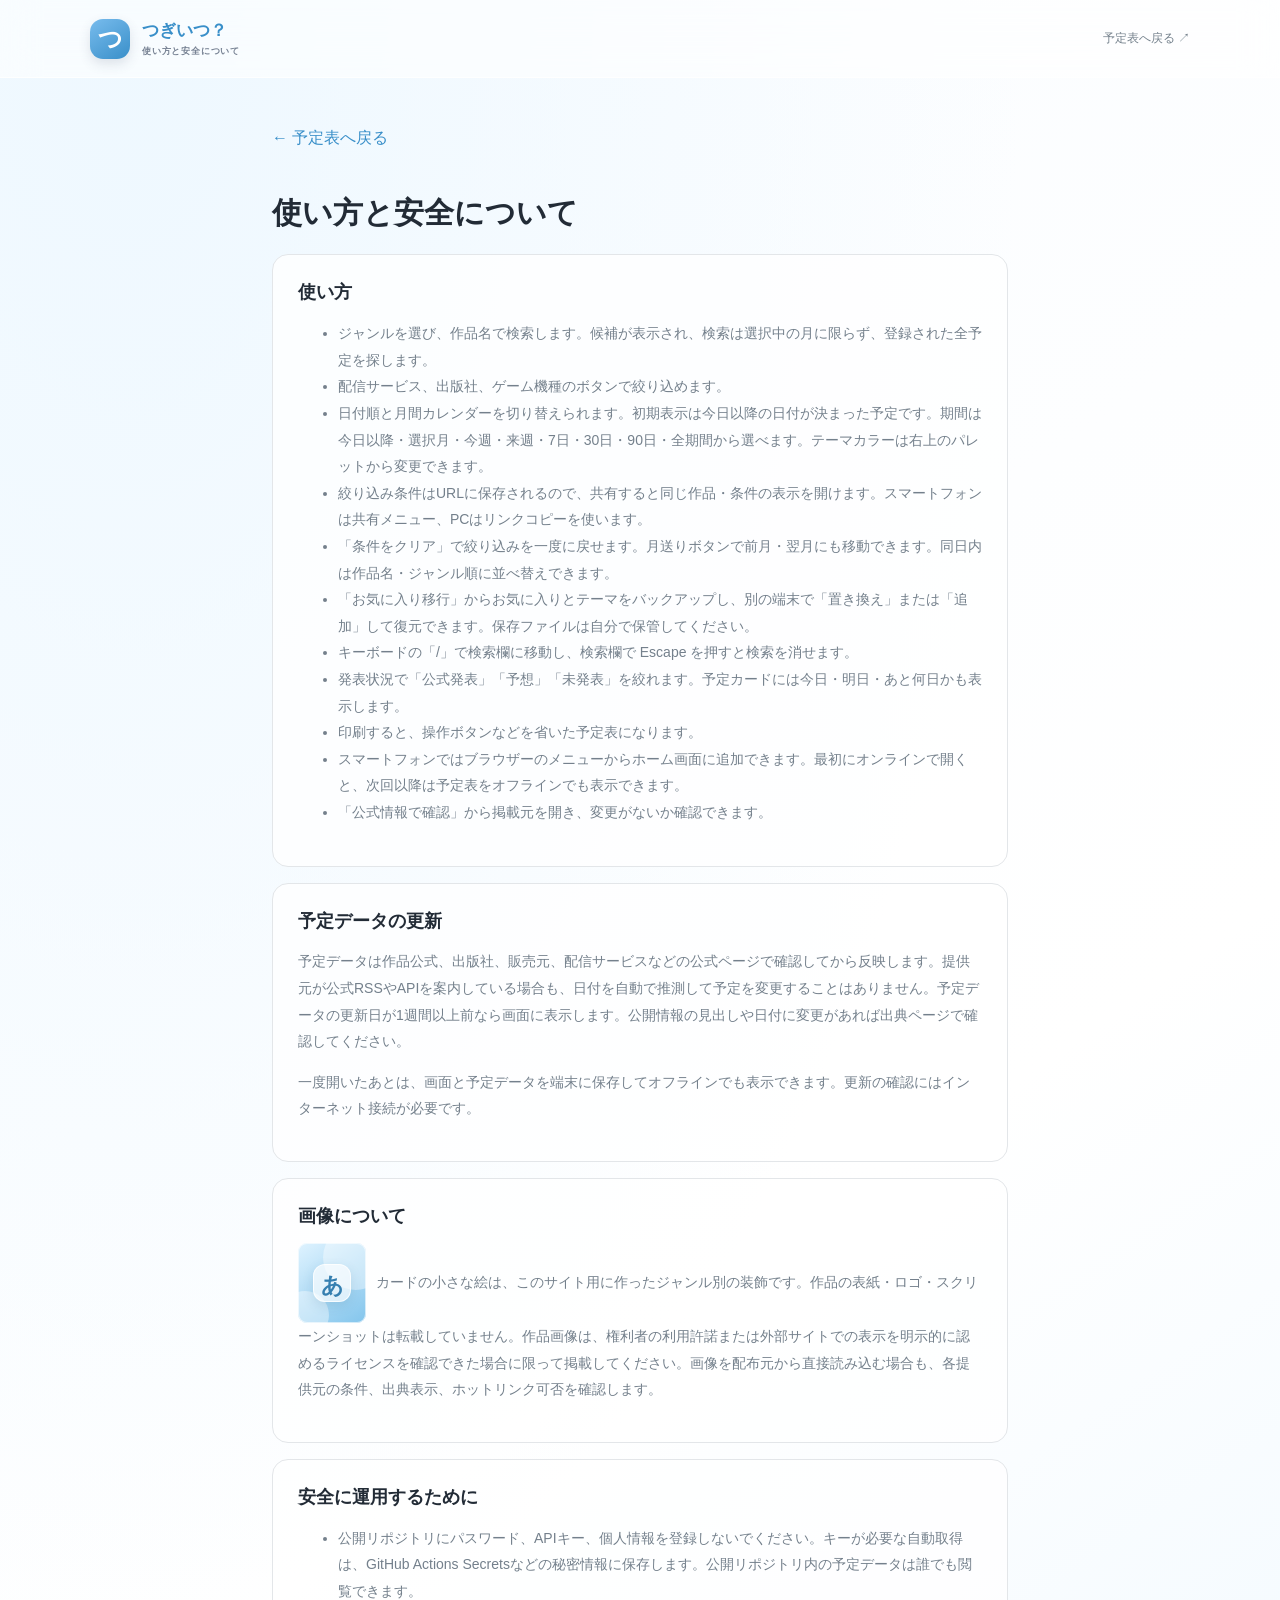
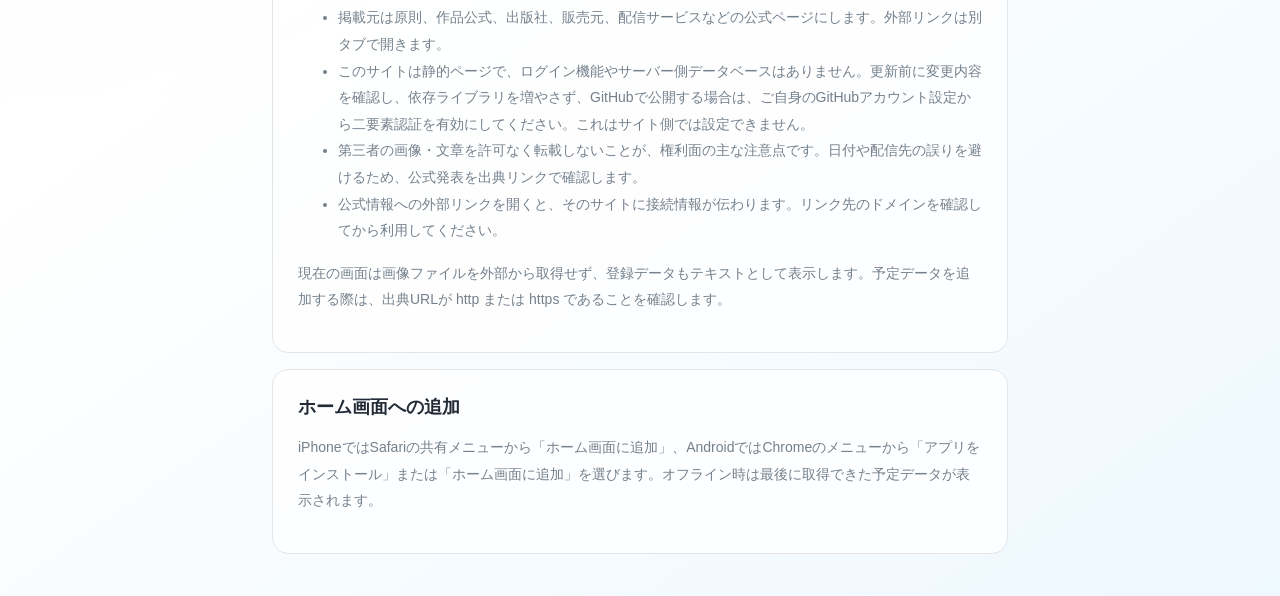
<file: help.html>
<!doctype html><html lang="ja"><head><meta charset="utf-8"><meta name="viewport" content="width=device-width,initial-scale=1"><meta name="theme-color" content="#f4faff"><title>使い方と安全について | つぎいつ？</title><link rel="stylesheet" href="styles.css?v=1.50.0h"><style>.help-page{max-width:780px;margin:42px auto;padding:0 22px}.help-page article{padding:25px;margin:16px 0;border:1px solid var(--line);border-radius:16px;background:rgba(255,255,255,.8)}.help-page h1{font-size:30px}.help-page h2{font-size:18px;margin-top:0}.help-page p,.help-page li{color:var(--muted);font-size:14px;line-height:1.9}.help-page a{color:var(--accent-strong)}.back{display:inline-block;margin:8px 0 24px;color:var(--accent-strong);text-decoration:none}.help-page .work-art{display:inline-grid;vertical-align:middle;margin-right:10px}</style></head><body><header class="site-header"><a class="brand" href="./"><span class="brand-icon">つ</span><span>つぎいつ？<small>使い方と安全について</small></span></a><a class="header-link" href="./">予定表へ戻る ↗</a></header><main class="help-page"><a class="back" href="./">← 予定表へ戻る</a><h1>使い方と安全について</h1><article><h2>使い方</h2><ul><li>ジャンルを選び、作品名で検索します。候補が表示され、検索は選択中の月に限らず、登録された全予定を探します。</li><li>配信サービス、出版社、ゲーム機種のボタンで絞り込めます。</li><li>日付順と月間カレンダーを切り替えられます。初期表示は今日以降の日付が決まった予定です。期間は今日以降・選択月・今週・来週・7日・30日・90日・全期間から選べます。テーマカラーは右上のパレットから変更できます。</li><li>絞り込み条件はURLに保存されるので、共有すると同じ作品・条件の表示を開けます。スマートフォンは共有メニュー、PCはリンクコピーを使います。</li><li>「条件をクリア」で絞り込みを一度に戻せます。月送りボタンで前月・翌月にも移動できます。同日内は作品名・ジャンル順に並べ替えできます。</li><li>「お気に入り移行」からお気に入りとテーマをバックアップし、別の端末で「置き換え」または「追加」して復元できます。保存ファイルは自分で保管してください。</li><li>キーボードの「/」で検索欄に移動し、検索欄で Escape を押すと検索を消せます。</li><li>発表状況で「公式発表」「予想」「未発表」を絞れます。予定カードには今日・明日・あと何日かも表示します。</li><li>印刷すると、操作ボタンなどを省いた予定表になります。</li><li>スマートフォンではブラウザーのメニューからホーム画面に追加できます。最初にオンラインで開くと、次回以降は予定表をオフラインでも表示できます。</li><li>「公式情報で確認」から掲載元を開き、変更がないか確認できます。</li></ul></article><article><h2>予定データの更新</h2><p>予定データは作品公式、出版社、販売元、配信サービスなどの公式ページで確認してから反映します。提供元が公式RSSやAPIを案内している場合も、日付を自動で推測して予定を変更することはありません。予定データの更新日が1週間以上前なら画面に表示します。公開情報の見出しや日付に変更があれば出典ページで確認してください。</p><p>一度開いたあとは、画面と予定データを端末に保存してオフラインでも表示できます。更新の確認にはインターネット接続が必要です。</p></article><article><h2>画像について</h2><p><span class="work-art art-anime" aria-hidden="true"><span class="art-mark">あ</span></span>カードの小さな絵は、このサイト用に作ったジャンル別の装飾です。作品の表紙・ロゴ・スクリーンショットは転載していません。作品画像は、権利者の利用許諾または外部サイトでの表示を明示的に認めるライセンスを確認できた場合に限って掲載してください。画像を配布元から直接読み込む場合も、各提供元の条件、出典表示、ホットリンク可否を確認します。</p></article><article><h2>安全に運用するために</h2><ul><li>公開リポジトリにパスワード、APIキー、個人情報を登録しないでください。キーが必要な自動取得は、GitHub Actions Secretsなどの秘密情報に保存します。公開リポジトリ内の予定データは誰でも閲覧できます。</li><li>掲載元は原則、作品公式、出版社、販売元、配信サービスなどの公式ページにします。外部リンクは別タブで開きます。</li><li>このサイトは静的ページで、ログイン機能やサーバー側データベースはありません。更新前に変更内容を確認し、依存ライブラリを増やさず、GitHubで公開する場合は、ご自身のGitHubアカウント設定から二要素認証を有効にしてください。これはサイト側では設定できません。</li><li>第三者の画像・文章を許可なく転載しないことが、権利面の主な注意点です。日付や配信先の誤りを避けるため、公式発表を出典リンクで確認します。</li><li>公式情報への外部リンクを開くと、そのサイトに接続情報が伝わります。リンク先のドメインを確認してから利用してください。</li></ul><p>現在の画面は画像ファイルを外部から取得せず、登録データもテキストとして表示します。予定データを追加する際は、出典URLが http または https であることを確認します。</p></article><article><h2>ホーム画面への追加</h2><p>iPhoneではSafariの共有メニューから「ホーム画面に追加」、AndroidではChromeのメニューから「アプリをインストール」または「ホーム画面に追加」を選びます。オフライン時は最後に取得できた予定データが表示されます。</p></article></main></body></html>
</file>
<file: styles.css>
:root{--ink:#202820;--muted:#747d72;--green:#245b42;--lime:#d9e8a8;--paper:#f7f6f1;--white:#fffefa;--line:#e4e5dc;--blue:#526da1;--orange:#ad643d}*{box-sizing:border-box}body{margin:0;background:var(--paper);color:var(--ink);font-family:'DM Sans','Noto Sans JP',sans-serif}button,input{font:inherit}button{cursor:pointer}.site-header{height:78px;padding:0 max(calc((100% - 1100px)/2),28px);display:flex;align-items:center;justify-content:space-between;border-bottom:1px solid var(--line);background:rgba(255,254,250,.8)}.brand{display:flex;align-items:center;gap:12px;color:var(--green);font-size:17px;font-weight:800;text-decoration:none}.brand-icon{width:40px;height:40px;border-radius:13px;display:grid;place-items:center;background:var(--green);color:var(--lime);font-size:24px}.brand small{display:block;font-size:9px;letter-spacing:.09em;color:#788276;font-weight:600;margin-top:3px}.header-link{color:var(--muted);font-size:12px;text-decoration:none}.header-link:hover,.source:hover{color:var(--green);text-decoration:underline}main{max-width:1100px;margin:auto;padding:0 26px}.intro{padding:56px 0 36px;max-width:750px}.eyebrow{font-size:10px;letter-spacing:.14em;color:var(--green);font-weight:800;margin:0 0 12px}.intro h1{font-size:clamp(27px,4vw,42px);line-height:1.45;letter-spacing:-.055em;margin:0}.intro h1 em{font-style:normal;color:var(--green)}.intro>p:last-child{color:var(--muted);font-size:14px;line-height:1.9;max-width:600px;margin:15px 0 0}.schedule{background:var(--white);border:1px solid var(--line);border-radius:20px;padding:24px 28px 30px;box-shadow:0 12px 40px #33412209}.toolbar{display:flex;align-items:center;justify-content:space-between;gap:20px;padding-bottom:17px;border-bottom:1px solid var(--line)}.tabs{display:flex;gap:7px}.tabs button,.filters button,.month-nav button{border:1px solid var(--line);border-radius:8px;background:white;color:#596157;padding:9px 14px;font-size:12px;font-weight:700;white-space:nowrap}.tabs button.active,.filters button.selected{background:var(--green);color:white;border-color:var(--green)}.search{display:flex;align-items:center;gap:9px;background:#f6f7f2;border:1px solid var(--line);border-radius:8px;padding:0 12px;width:260px}.search span{font-size:21px;color:#8d9688}.search input{border:0;outline:0;background:transparent;width:100%;min-width:0;padding:11px 0;font-size:12px}.filters{display:flex;align-items:center;gap:7px;overflow-x:auto;padding:13px 0 20px}.filters[hidden]{display:none}.filter-label{font-size:10px;color:var(--muted);font-weight:700;white-space:nowrap;margin-right:5px}.filters button{font-size:10px;padding:7px 11px}.calendar-head{display:flex;justify-content:space-between;align-items:end;margin:5px 0 15px}.calendar-head .eyebrow{margin-bottom:4px}.calendar-head h2,.list-heading h2{font-size:20px;letter-spacing:-.04em;margin:0}.month-nav{display:flex;gap:6px}.month-nav button{padding:7px 12px}.month-nav button:hover{background:#f2f4ed}.calendar-wrap{overflow-x:auto}.calendar{min-width:650px;display:grid;grid-template-columns:repeat(7,minmax(0,1fr));border-top:1px solid var(--line);border-left:1px solid var(--line)}.weekday{height:35px;display:grid;place-items:center;font-size:10px;font-weight:700;color:#7d8679;background:#f5f6f1;border-right:1px solid var(--line);border-bottom:1px solid var(--line)}.weekday.sun{color:#be725e}.weekday.sat{color:#617ea9}.day{min-height:103px;padding:7px;position:relative;border-right:1px solid var(--line);border-bottom:1px solid var(--line);background:#fffefa}.day.outside{background:#f9f9f6}.day-num{display:block;font-size:10px;color:#737d71;margin-bottom:6px}.outside .day-num{visibility:hidden}.calendar-event{display:block;border-radius:5px;border-left:3px solid var(--green);background:#eaf2e7;color:#2c4c37;font-size:9px;line-height:1.45;text-decoration:none;padding:5px 5px;margin:3px 0;overflow-wrap:anywhere}.calendar-event.estimate{border-color:#d28c45;background:#fbf0df;color:#815323}.calendar-event.pending{border-color:#9da49b;background:#f0f1ed;color:#687067}.no-month-events{grid-column:1/-1;margin:0;padding:25px;text-align:center;color:var(--muted);font-size:12px}.list-heading{display:flex;align-items:baseline;justify-content:space-between;margin:34px 0 12px}.list-heading p{font-size:11px;color:var(--muted);margin:0}.undated,.announcements{display:grid;grid-template-columns:repeat(2,minmax(0,1fr));gap:10px}.event-card{display:grid;grid-template-columns:85px minmax(0,1fr);gap:14px;padding:16px;border:1px solid var(--line);border-radius:12px;background:#fff}.event-date{font-size:15px;font-weight:800;color:var(--green);padding-top:4px}.event-body h3{margin:9px 0 1px;font-size:14px;line-height:1.5}.event-title{font-size:12px;font-weight:700;margin:0 0 5px;line-height:1.65}.event-detail{font-size:11px;color:var(--muted);line-height:1.75;margin:6px 0}.badges,.event-meta{display:flex;align-items:center;flex-wrap:wrap;gap:5px}.badge,.chip{display:inline-flex;border-radius:99px;padding:4px 8px;font-size:9px;font-weight:700;background:#f0f1ec;color:#5d665b}.badge.confirmed{background:#e9f1e7;color:#386047}.badge.estimate{background:#fcf0de;color:#946129}.badge.pending{background:#efefec;color:#697168}.badge.kind-anime{background:#eeeaf5;color:#675488}.badge.kind-manga{background:#e9edf6;color:#4e6590}.badge.kind-game{background:#f8eae0;color:#986039}.chip{font-weight:500}.basis{font-size:9px;color:#9a7449}.source{font-size:10px;color:var(--green);font-weight:700;text-decoration:none;display:inline-block;margin-top:10px}.empty{grid-column:1/-1;margin:0;padding:16px;border:1px dashed var(--line);border-radius:10px;color:var(--muted);font-size:12px}.news-heading{margin-top:32px}.announcements .event-card{background:#fbfbf7}.how{padding:34px 0 45px;max-width:760px}.how h2{font-size:17px;margin:0 0 14px}.legend{display:flex;gap:18px;flex-wrap:wrap}.legend span{display:flex;align-items:center;gap:7px;font-size:11px;color:#596157}.legend i{width:10px;height:10px;border-radius:3px;background:var(--green)}.legend i.estimate{background:#d28c45}.legend i.pending{background:#9da49b}.how p{font-size:11px;color:var(--muted);line-height:1.9;margin:13px 0 0}.how .fine-print{font-size:10px;color:#91988d}footer{border-top:1px solid var(--line);padding:22px max(calc((100% - 1100px)/2),28px);display:flex;justify-content:space-between;gap:12px;color:var(--muted);font-size:10px}footer span:first-child{font-weight:800;color:var(--green)}
@media(max-width:700px){.site-header{height:66px;padding:0 19px}.header-link{font-size:10px}main{padding:0 14px}.intro{padding:39px 5px 25px}.intro>p:last-child{font-size:12px}.schedule{padding:17px 13px 20px;border-radius:15px}.toolbar{align-items:stretch;flex-direction:column;gap:12px}.tabs{overflow:auto}.tabs button{padding:8px 12px}.search{width:100%}.filters{padding:12px 0 16px}.calendar-head h2{font-size:18px}.day{min-height:78px;padding:5px}.calendar-event{font-size:8px;padding:4px}.undated,.announcements{grid-template-columns:1fr}.event-card{grid-template-columns:74px minmax(0,1fr);gap:10px;padding:13px}.event-date{font-size:13px}.list-heading h2{font-size:17px}.list-heading p{font-size:10px}footer{padding:18px 18px;flex-wrap:wrap}}
.view-switch{display:flex;gap:4px;padding:4px;background:#f1f2ed;border-radius:10px}.view-switch button{border:0;background:transparent;border-radius:7px;padding:8px 12px;color:#687166;font-size:10px;font-weight:700;white-space:nowrap}.view-switch button.active{background:white;color:var(--green);box-shadow:0 1px 4px #17241514}.month-select{display:flex;align-items:center;gap:5px;overflow:hidden;padding:12px 0 18px;border-bottom:1px solid var(--line)}.month-select strong{font-size:12px;white-space:nowrap;padding:0 7px;color:var(--ink)}.year-step,.today-button,.month-options button{flex:0 0 auto;border:1px solid var(--line);background:#fff;border-radius:7px;color:#596157;font-size:11px;padding:7px 10px}.year-step{font-size:19px;line-height:13px;padding:6px 10px}.month-options{display:flex;gap:4px;overflow-x:auto;scrollbar-width:thin;margin:0 3px}.month-options button{border-color:transparent;background:transparent;padding:7px 9px}.month-options button:hover,.year-step:hover,.today-button:hover{background:#f2f4ed}.month-options button.active{background:var(--green);border-color:var(--green);color:white}.today-button{margin-left:auto}.calendar-head{margin-top:13px}.calendar-head h2{font-size:19px}.list-view[hidden],.calendar-wrap[hidden]{display:none}.date-list{padding-top:4px}.release-day{display:grid;grid-template-columns:105px minmax(0,1fr);gap:18px;padding:18px 0;border-bottom:1px solid var(--line)}.release-date{display:flex;align-items:baseline;gap:8px;padding:5px 0 0 5px;align-self:start;color:var(--green)}.release-date strong{font-size:27px;line-height:1;font-weight:700;letter-spacing:-.07em}.release-date span{font-size:10px;color:#7c857a}.release-rows{min-width:0}.event-card.list-event{display:block;border:0;border-radius:0;background:transparent;padding:4px 0 13px;margin:0 0 12px;border-bottom:1px solid #eff0eb}.event-card.list-event:last-child{border-bottom:0;margin-bottom:0;padding-bottom:0}.event-card.list-event .event-body h3{font-size:14px;margin:8px 0 2px}.event-card.list-event .event-title{font-size:12px}.event-card.list-event .event-detail{margin:5px 0;max-width:800px}.event-card.list-event .source{margin-top:7px}.list-heading{margin:28px 0 13px}.month-empty{margin-top:10px}.calendar-wrap{margin-top:16px}.calendar{border-radius:10px;overflow:hidden}.day{min-height:90px}.schedule .filter-label{letter-spacing:.02em}.filter-label::before{content:'⌄';color:var(--green);margin-right:5px}.source{transition:color .18s}.schedule{box-shadow:0 15px 45px #2532200a}.brand-icon{box-shadow:0 5px 12px #245b4225}.intro .eyebrow{letter-spacing:.17em}.intro h1{max-width:800px}.fine-print{border-top:1px solid var(--line);padding-top:12px}
@media(max-width:700px){.calendar-head{align-items:center;gap:8px}.calendar-head h2{font-size:16px}.view-switch button{padding:7px 8px;font-size:9px}.month-select{gap:3px}.month-select strong{padding:0 3px;font-size:11px}.month-options{gap:1px;margin:0}.month-options button{padding:7px 7px;font-size:10px}.today-button{padding:7px 8px}.release-day{grid-template-columns:66px minmax(0,1fr);gap:9px;padding:14px 0}.release-date{display:block;padding-left:2px}.release-date strong{display:block;font-size:25px}.release-date span{font-size:9px;white-space:nowrap;display:block;margin-top:5px}.list-heading{align-items:flex-start;gap:8px;flex-direction:column}.event-card.list-event .event-body h3{font-size:13px}}
:root{--accent:#78bced;--accent-strong:#398fc9;--accent-soft:#eaf6ff;--page-a:#eef8ff;--page-b:#f9fcff;--ink:#273744;--muted:#74899a;--green:var(--accent-strong);--lime:#fff;--paper:#f4faff;--line:rgba(143,187,218,.3);--white:rgba(255,255,255,.76)}
:root[data-theme="lavender"]{--accent:#b3a6ec;--accent-strong:#7966bf;--accent-soft:#f1edff;--page-a:#f5f2ff;--page-b:#fbfaff}
:root[data-theme="coral"]{--accent:#f2aa92;--accent-strong:#c8755e;--accent-soft:#fff0eb;--page-a:#fff5f1;--page-b:#fffdfb}
:root[data-theme="navy"]{--accent:#849dbb;--accent-strong:#4e6888;--accent-soft:#edf2f8;--page-a:#f1f5fa;--page-b:#fafcff}
body{background:radial-gradient(ellipse at 10% 0%,var(--page-a),transparent 55%),linear-gradient(145deg,var(--page-b),#fff 58%,var(--page-a));color:var(--ink)}.site-header{background:rgba(255,255,255,.58);border-color:rgba(255,255,255,.82);backdrop-filter:blur(18px);-webkit-backdrop-filter:blur(18px)}.brand{color:var(--accent-strong)}.brand-icon{background:linear-gradient(145deg,var(--accent),var(--accent-strong));color:#fff;box-shadow:0 7px 20px color-mix(in srgb,var(--accent) 30%,transparent)}.schedule{background:rgba(255,255,255,.72);border-color:rgba(255,255,255,.9);box-shadow:0 18px 54px color-mix(in srgb,var(--accent) 12%,transparent);backdrop-filter:blur(22px);-webkit-backdrop-filter:blur(22px)}.intro .eyebrow,.intro h1 em,.eyebrow,.event-date,.release-date,.source,.footer span:first-child{color:var(--accent-strong)}.tabs button.active,.filters button.selected,.month-options button.active{background:var(--accent-strong);border-color:var(--accent-strong)}.tabs button.active{color:#fff}.calendar-event,.badge.confirmed{background:var(--accent-soft);color:var(--accent-strong)}.calendar-event{border-color:var(--accent)}.calendar-event.confirmed{border-color:var(--accent)}.view-switch button.active{color:var(--accent-strong)}.theme-picker{display:flex;align-items:center;gap:7px;padding:0 0 16px;border-bottom:1px solid var(--line);color:var(--muted)}.theme-picker>span{font-size:10px;font-weight:700;margin-right:3px}.theme-choice{display:flex;align-items:center;gap:6px;border:1px solid transparent;border-radius:30px;background:rgba(255,255,255,.48);padding:5px 9px 5px 6px;color:#617180;font-size:10px;white-space:nowrap;transition:background .15s,border-color .15s}.theme-choice:hover,.theme-choice[aria-pressed="true"]{background:rgba(255,255,255,.9);border-color:color-mix(in srgb,var(--accent) 60%,white)}.theme-choice[aria-pressed="true"]{color:var(--accent-strong);font-weight:700}.theme-choice i{width:13px;height:13px;border-radius:50%;background:var(--swatch);box-shadow:inset 0 0 0 1px #0000000c}.theme-choice[data-theme-choice="sky"]{--swatch:#78bced}.theme-choice[data-theme-choice="lavender"]{--swatch:#b3a6ec}.theme-choice[data-theme-choice="coral"]{--swatch:#f2aa92}.theme-choice[data-theme-choice="navy"]{--swatch:#849dbb}.search{background:rgba(255,255,255,.62);border-color:rgba(145,185,214,.32)}.filters button,.tabs button,.year-step,.today-button,.month-options button{transition:background .16s,border-color .16s,color .16s}.release-day{border-color:rgba(140,179,205,.25)}.event-card.list-event{border-color:rgba(140,179,205,.2)}.calendar{border-color:rgba(140,179,205,.28)}.weekday,.day{border-color:rgba(140,179,205,.25)}.weekday{background:rgba(229,243,252,.66)}.day{background:rgba(255,255,255,.68)}.day.outside{background:rgba(241,248,252,.58)}.filter-label::before{color:var(--accent-strong)}
@media(max-width:700px){.theme-picker{overflow-x:auto;margin:0 -1px;padding-bottom:12px}.theme-choice{padding-right:8px}.schedule{background:rgba(255,255,255,.8)}}
.header-actions{display:flex;align-items:center;gap:15px}.theme-menu{position:relative;z-index:5}.theme-toggle{width:40px;height:40px;display:grid;place-items:center;border:1px solid rgba(120,188,237,.32);border-radius:50%;background:rgba(255,255,255,.72);color:var(--accent-strong);box-shadow:0 4px 14px color-mix(in srgb,var(--accent) 13%,transparent);transition:transform .16s,background .16s}.theme-toggle:hover{transform:translateY(-1px);background:#fff}.theme-toggle svg{width:19px;height:19px;fill:none;stroke:currentColor;stroke-width:1.7;stroke-linecap:round;stroke-linejoin:round}.theme-toggle svg circle{fill:currentColor;stroke:none}.theme-popover{position:absolute;right:0;top:calc(100% + 10px);width:190px;padding:9px;background:rgba(255,255,255,.94);border:1px solid rgba(145,185,214,.32);border-radius:15px;box-shadow:0 16px 40px #26384e18;backdrop-filter:blur(18px);-webkit-backdrop-filter:blur(18px)}.theme-popover[hidden]{display:none}.theme-popover p{margin:5px 8px 7px;color:var(--muted);font-size:10px;font-weight:700}.theme-choice{width:100%;display:flex;align-items:center;gap:9px;padding:9px;border:1px solid transparent;border-radius:9px;background:transparent;color:#596b79;text-align:left;font-size:11px}.theme-choice:hover,.theme-choice[aria-pressed="true"]{background:var(--accent-soft);border-color:color-mix(in srgb,var(--accent) 36%,white);color:var(--accent-strong)}.theme-choice[aria-pressed="true"]::after{content:'✓';margin-left:auto;font-weight:800}.theme-choice i{width:15px;height:15px;border-radius:50%;background:var(--swatch);box-shadow:inset 0 0 0 1px #00000012}.theme-choice[data-theme-choice="sky"]{--swatch:#78bced}.theme-choice[data-theme-choice="lavender"]{--swatch:#b3a6ec}.theme-choice[data-theme-choice="coral"]{--swatch:#f2aa92}.theme-choice[data-theme-choice="navy"]{--swatch:#849dbb}.month-options{min-width:0;flex:1}.month-select{min-width:0}.calendar{min-width:0}.header-link{white-space:nowrap}.theme-picker{display:none}
@media(max-width:700px){.header-actions{gap:9px}.header-link{font-size:10px}.theme-toggle{width:38px;height:38px}.month-select{min-width:0}.month-options{min-width:0;flex:1}.calendar{min-width:0}.weekday{height:29px;font-size:9px}.day{min-height:67px;padding:3px}.day-num{font-size:9px;margin-bottom:4px}.calendar-event{font-size:7px;padding:3px 2px;line-height:1.3;max-height:37px;overflow:hidden}.schedule{overflow:hidden}}
@media(max-width:420px){.site-header{padding:0 13px}.brand{gap:8px;font-size:15px}.brand-icon{width:35px;height:35px;border-radius:11px}.brand small{font-size:8px}.header-link{display:none}.intro{padding:33px 3px 22px}.intro h1{font-size:27px}.schedule{padding:14px 11px 18px}.tabs{gap:5px}.tabs button{font-size:11px;padding:8px 10px}.month-select{gap:2px}.month-select strong{font-size:10px}.year-step{padding:5px 7px}.month-options{gap:0}.month-options button{font-size:9px;padding:7px 6px}.today-button{font-size:10px;padding:7px 6px}.release-day{grid-template-columns:57px minmax(0,1fr);gap:7px}}
footer span:first-child small{display:inline-block;margin-left:5px;color:var(--muted);font-size:8px;font-weight:700;letter-spacing:.07em}footer{flex-wrap:wrap}
:root{--ink:#222b36;--muted:#74808c;--green:#344b67;--lime:#dce7f5;--paper:#f7f7f5;--line:#e3e6e9;--blue:#527ca5}
.brand small{color:#758092}.search{background:#f4f6f8}.tabs button.active,.filters button.selected,.month-options button.active{background:var(--green);border-color:var(--green)}.calendar-event{background:#eaf0f8;color:#344b67}.badge.confirmed{background:#eaf0f8;color:#344b67}.weekday{background:#f2f4f7}.day.outside{background:#f7f8fa}.month-nav button:hover,.month-options button:hover,.year-step:hover,.today-button:hover{background:#eff3f8}.view-switch{background:#eef1f4}.schedule{box-shadow:0 15px 45px #26384e0b}.brand-icon{box-shadow:0 5px 12px #344b6725}
.help-link{width:38px;height:38px;display:grid;place-items:center;border:1px solid rgba(120,188,237,.32);border-radius:50%;background:rgba(255,255,255,.72);color:var(--accent-strong)}.help-link svg{width:19px;height:19px;fill:none;stroke:currentColor;stroke-width:1.7;stroke-linecap:round;stroke-linejoin:round}
.event-card{grid-template-columns:68px 85px minmax(0,1fr)}.work-art{width:68px;height:80px;display:grid;place-items:center;position:relative;overflow:hidden;border-radius:9px;background:linear-gradient(145deg,#dff3ff,#83c5ec);box-shadow:inset 0 0 0 1px #ffffffa0}.work-art::before,.work-art::after{content:"";position:absolute;border-radius:50%;background:#ffffff65}.work-art::before{width:65px;height:65px;right:-22px;top:-18px}.work-art::after{width:48px;height:48px;left:-17px;bottom:-16px}.art-mark{position:relative;z-index:1;width:38px;height:38px;display:grid;place-items:center;border:1px solid #ffffffc9;border-radius:12px;background:#ffffffa6;color:#357fb0;font-size:22px;font-weight:800;box-shadow:0 4px 12px #21567720}.art-manga{background:linear-gradient(145deg,#fff0e9,#edaf9e)}.art-manga .art-mark{color:#b46654}.art-game{background:linear-gradient(145deg,#e7e8ff,#a8b6ed)}.art-game .art-mark{color:#5967ae}.event-card.list-event{display:grid;grid-template-columns:46px minmax(0,1fr);gap:11px}.event-card.list-event .work-art{display:grid;width:46px;height:56px;grid-column:1;grid-row:1}.event-card.list-event .event-body{grid-column:2;grid-row:1}
@media(max-width:700px){.event-card{grid-template-columns:54px 74px minmax(0,1fr)}.work-art{width:54px;height:66px}.help-link{width:36px;height:36px}}
@media(max-width:420px){.event-card{grid-template-columns:46px minmax(0,1fr)}.work-art{width:46px;height:56px;grid-row:1;grid-column:1}.event-card:not(.list-event) .event-date{grid-column:1 / -1;grid-row:2}.event-card:not(.list-event) .event-body{grid-column:2;grid-row:1 / span 2}}main .schedule{margin-top:30px}
@media(max-width:700px){main .schedule{margin-top:22px}}
.site-header{position:relative;z-index:20}
.updates-note{margin:-5px 0 12px;color:var(--muted);font-size:10px;line-height:1.7}.update-card{display:block;background:rgba(255,255,255,.58)}.update-card .event-body h3{margin-top:8px}.update-card .event-title{line-height:1.7;overflow-wrap:anywhere}.update-card .event-detail{font-size:10px}
.month-options button.active:hover,.month-options button.active:focus-visible{background:var(--accent-strong);border-color:var(--accent-strong);color:#fff;box-shadow:0 0 0 3px color-mix(in srgb,var(--accent-strong) 22%,transparent)}

.toolbar{flex-wrap:wrap}.favorite-filter,.export-calendar,.favorite-button{border:1px solid var(--line);border-radius:8px;background:rgba(255,255,255,.8);color:var(--accent-strong,var(--green));font-size:11px;font-weight:700;padding:8px 11px;white-space:nowrap;transition:background .15s,border-color .15s,transform .15s}.favorite-filter:hover,.export-calendar:hover,.favorite-button:hover{background:var(--accent-soft,#eaf6ff);border-color:var(--accent-strong,var(--green));transform:translateY(-1px)}.favorite-filter.selected,.favorite-button.is-favorite{background:var(--accent-soft,#eaf6ff);border-color:var(--accent-strong,var(--green));color:var(--accent-strong,var(--green))}.event-heading{display:flex;align-items:center;justify-content:space-between;gap:8px}.event-heading h3{margin:9px 0 1px;min-width:0}.favorite-button{font-size:10px;padding:5px 8px}.event-card.list-event .event-heading h3{margin:8px 0 2px}.export-calendar{padding:7px 10px;margin-left:8px}.month-select{flex-wrap:wrap}.favorite-filter:focus-visible,.export-calendar:focus-visible,.favorite-button:focus-visible{outline:3px solid color-mix(in srgb,var(--accent-strong,var(--green)) 35%,transparent);outline-offset:2px}
@media(max-width:700px){.toolbar{gap:9px}.favorite-filter{align-self:flex-start}.export-calendar{margin-left:4px;padding:7px 8px;font-size:10px}.month-select{overflow:visible}.event-heading{align-items:flex-start}.favorite-button{padding:5px 7px;font-size:9px}}

.schedule-tools{display:grid;grid-template-columns:minmax(0,1fr) auto;gap:10px 14px;align-items:center;padding:14px 0 10px;border-bottom:1px solid var(--line)}
.horizon,.schedule-actions{display:flex;align-items:center;gap:6px;flex-wrap:wrap}.horizon>span,.result-count,.sort-control{font-size:10px;color:var(--muted);font-weight:700}.horizon>span{margin-right:3px}.horizon button,.utility-button,.sort-control select{border:1px solid var(--line);border-radius:8px;background:rgba(255,255,255,.76);color:var(--accent-strong);padding:7px 10px;font-size:10px;font-weight:700;white-space:nowrap}.horizon button.active{background:var(--accent-strong);border-color:var(--accent-strong);color:white}.result-count{grid-column:1;grid-row:2;margin:0}.schedule-actions{grid-column:2;grid-row:1 / span 2;justify-content:flex-end}.sort-control{display:flex;align-items:center;gap:5px}.sort-control select{padding:6px 8px}.utility-button{transition:background .15s,border-color .15s}.utility-button:hover,.horizon button:hover{border-color:var(--accent-strong);background:var(--accent-soft)}
.favorites-dialog{width:min(420px,calc(100vw - 30px));border:1px solid var(--line);border-radius:18px;padding:24px;background:rgba(255,255,255,.97);color:var(--ink);box-shadow:0 22px 70px #25384c2b}.favorites-dialog::backdrop{background:#1c304655;backdrop-filter:blur(3px)}.favorites-dialog h2{margin:0 30px 8px 0;font-size:19px}.favorites-dialog p{font-size:12px;line-height:1.8;color:var(--muted)}.favorites-dialog form{position:absolute;right:15px;top:12px}.dialog-close{border:0;background:none;color:var(--muted);font-size:25px}.backup-actions{display:flex;gap:8px;flex-wrap:wrap}.favorites-dialog #backup-status{min-height:1.5em}
@media(max-width:760px){.schedule-tools{grid-template-columns:1fr;gap:9px}.schedule-actions{grid-column:1;grid-row:3;justify-content:flex-start}.result-count{grid-row:2}.horizon{overflow-x:auto;flex-wrap:nowrap;padding-bottom:2px}.horizon button{padding:7px 9px}.schedule-actions{gap:5px}.sort-control,.utility-button{font-size:9px}.favorites-dialog{padding:21px}}

.site-version{display:inline-flex;align-items:center;border:1px solid var(--line);border-radius:999px;padding:3px 8px;color:var(--muted);font-size:9px;letter-spacing:.03em}
.skip-link{position:absolute;left:12px;top:-60px;z-index:100;padding:10px 14px;border-radius:8px;background:var(--accent-strong);color:#fff;text-decoration:none}.skip-link:focus{top:12px}
.status-filters{display:flex;align-items:center;gap:6px;flex-wrap:wrap;padding:10px 0 2px}.status-filters>span{margin-right:4px;color:var(--muted);font-size:10px;font-weight:700}.status-filters button{border:1px solid var(--line);border-radius:8px;background:rgba(255,255,255,.72);color:var(--muted);padding:6px 9px;font-size:10px}.status-filters button[aria-pressed="true"]{border-color:var(--accent-strong);background:var(--accent-soft);color:var(--accent-strong);font-weight:700}
.filter-count,.status-count{margin-left:5px;font-size:9px;font-weight:600;opacity:.72}.status-count::before{content:'·';margin-right:3px}
.event-date{display:flex;flex-direction:column;gap:5px}.event-countdown{font-size:9px;font-weight:700;color:var(--accent-strong);letter-spacing:0}.event-card.is-past .event-countdown{color:var(--muted)}.event-card.is-past .event-date{opacity:.75}
.empty .utility-button{display:block;margin-top:10px}.filters button[aria-pressed="true"]{box-shadow:0 0 0 2px color-mix(in srgb,var(--accent-strong) 16%,transparent)}
:focus-visible{outline:3px solid color-mix(in srgb,var(--accent-strong) 42%,transparent);outline-offset:2px}
@media(prefers-reduced-motion:reduce){*,*::before,*::after{scroll-behavior:auto!important;animation-duration:.01ms!important;animation-iteration-count:1!important;transition-duration:.01ms!important}}
@media print{.site-header,.header-actions,.toolbar,.filters,.status-filters,.schedule-tools,.view-switch,.month-select,.how,footer,.favorite-button{display:none!important}body{background:#fff}.schedule{border:0;box-shadow:none;padding:0}.event-card{break-inside:avoid}.source::after{content:' (' attr(href) ')';font-size:8px;color:#555}}
@media(max-width:760px){.status-filters{overflow-x:auto;flex-wrap:nowrap;padding-bottom:5px}.status-filters button{flex:0 0 auto}.site-version{font-size:8px}}
.filters button:disabled{cursor:not-allowed;opacity:.4;background:transparent}.release-date{margin:0}.release-date.is-sunday{color:#b95e6b}.release-date.is-saturday{color:#5b7ca7}.search input[list]{min-width:0}.search:focus-within{border-color:var(--accent-strong);box-shadow:0 0 0 3px color-mix(in srgb,var(--accent-strong) 14%,transparent)}
.calendar-head>div:first-child{position:relative}.month-stepper{display:inline-flex;gap:5px;margin-top:8px}.month-stepper button{width:28px;height:26px;border:1px solid var(--line);border-radius:7px;background:rgba(255,255,255,.72);color:var(--accent-strong);font-size:17px;line-height:1}.month-stepper button:hover{border-color:var(--accent-strong);background:var(--accent-soft)}.back-to-top{position:fixed;right:max(18px,calc((100vw - 1120px)/2));bottom:20px;z-index:8;width:42px;height:42px;border:1px solid var(--line);border-radius:50%;background:rgba(255,255,255,.94);color:var(--accent-strong);font-size:20px;box-shadow:0 5px 18px #26384e20;backdrop-filter:blur(10px)}.back-to-top:hover{transform:translateY(-2px)}.back-to-top[hidden]{display:none}
.status-filters>span,.horizon>span{flex:0 0 auto;white-space:nowrap}
.day.is-today{outline:2px solid var(--accent-strong);outline-offset:-2px;background:var(--accent-soft)}.day.is-today .day-num{color:var(--accent-strong);font-weight:800}.day-count{display:inline-block;margin-top:3px;color:var(--muted);font-size:9px;font-weight:700}.no-month-events[hidden]{display:none}
#last-updated.is-stale{color:#9a5726;font-weight:700}
</file>
